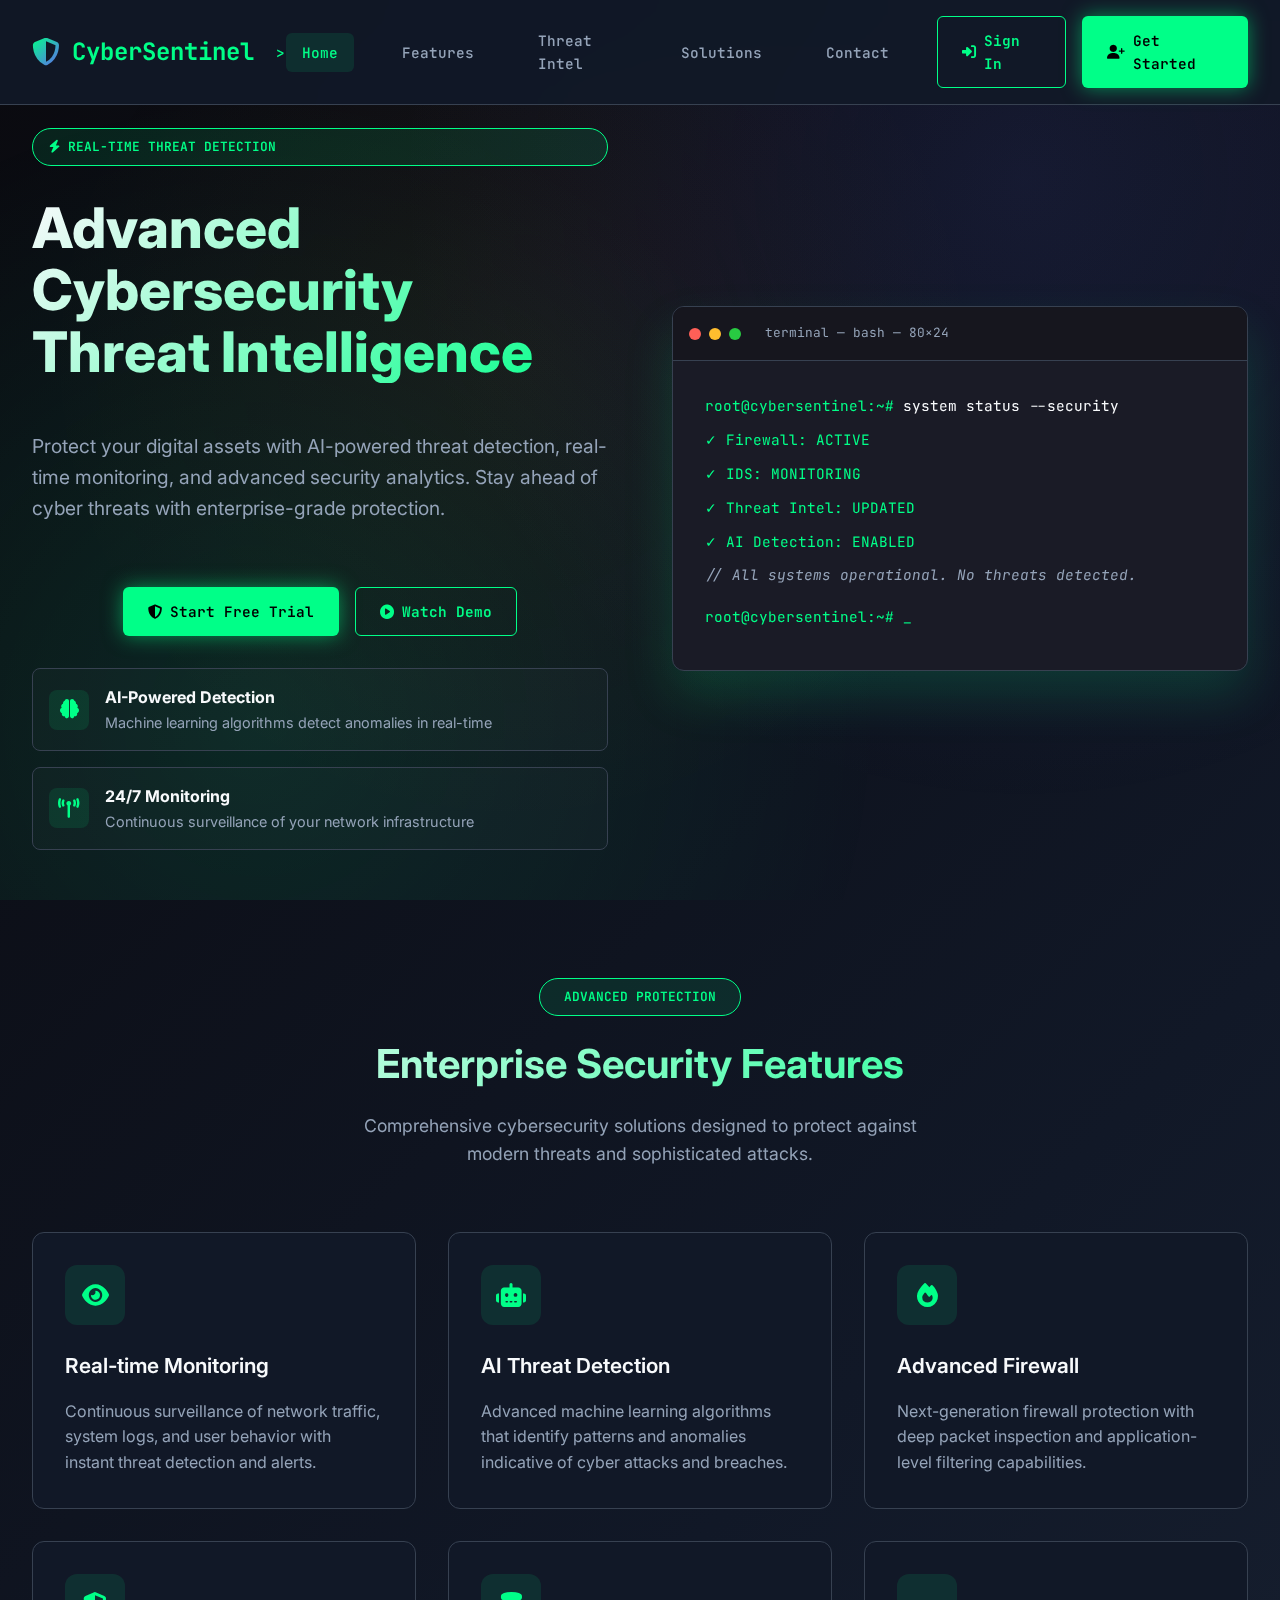
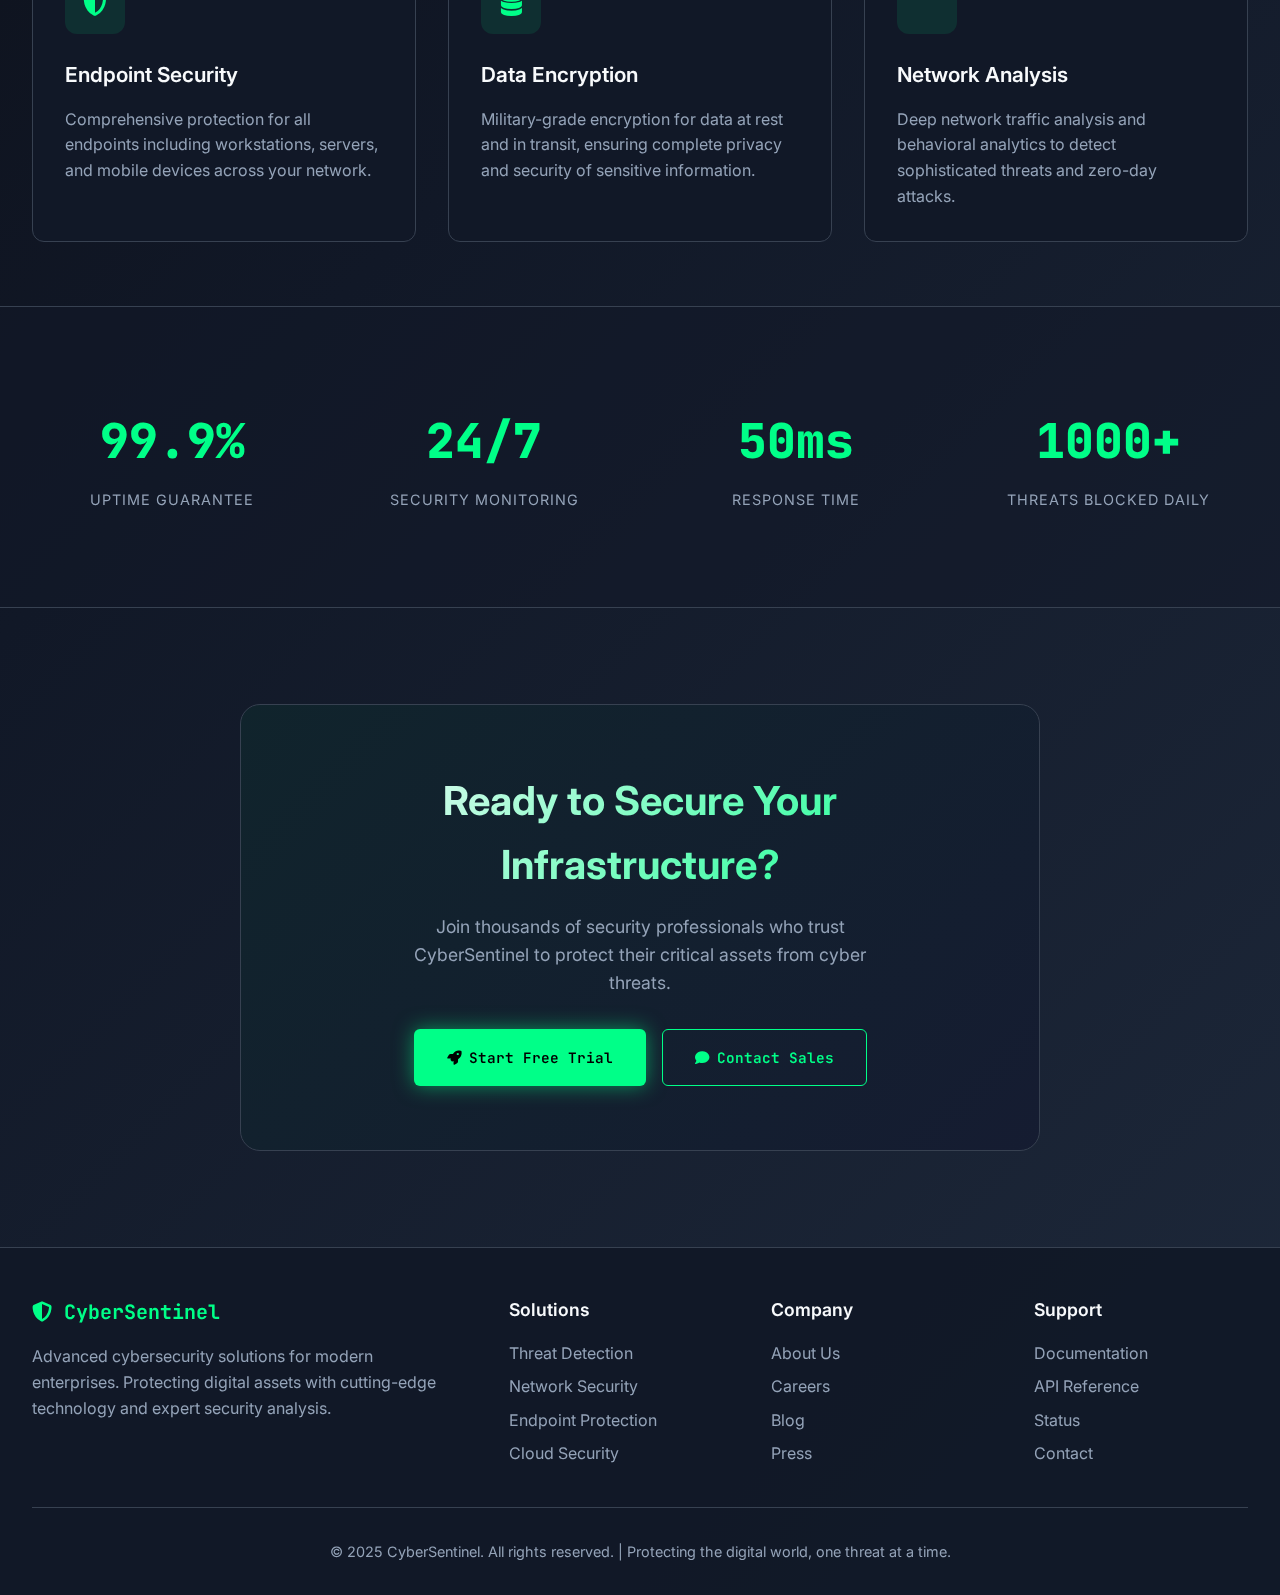
<file: templates/index.html>
<!DOCTYPE html>
<html lang="en" dir="ltr">
<head>
    <meta charset="UTF-8">
    <meta name="viewport" content="width=device-width, initial-scale=1.0">
    <title>CyberSentinel - Advanced Threat Detection</title>
    <link rel="stylesheet" href="https://cdnjs.cloudflare.com/ajax/libs/font-awesome/6.4.0/css/all.min.css">
    <link href="https://fonts.googleapis.com/css2?family=Inter:wght@300;400;500;600;700;800&family=JetBrains+Mono:wght@400;500;600&display=swap" rel="stylesheet">
    <style>
        :root {
            --primary: #00ff88;
            --primary-dark: #00cc6a;
            --primary-glow: rgba(0, 255, 136, 0.3);
            --secondary: #6366f1;
            --accent: #f59e0b;
            --danger: #ef4444;
            --warning: #f59e0b;
            --bg: #0a0a0f;
            --surface: #111827;
            --surface-alt: #1e293b;
            --surface-hover: #2d3748;
            --text: #f8fafc;
            --text-muted: #94a3b8;
            --text-code: #00ff88;
            --border: #374151;
            --border-glow: rgba(0, 255, 136, 0.5);
            --shadow-sm: 0 1px 2px rgba(0, 0, 0, 0.8);
            --shadow: 0 10px 30px rgba(0, 0, 0, 0.9);
            --shadow-lg: 0 25px 50px rgba(0, 255, 136, 0.15);
            --shadow-neon: 0 0 20px rgba(0, 255, 136, 0.5);
            --gradient: linear-gradient(135deg, #00ff88 0%, #6366f1 100%);
            --gradient-bg: linear-gradient(135deg, #0a0a0f 0%, #111827 50%, #1e293b 100%);
            --nav-height: 4.5rem;
        }

        * {
            margin: 0;
            padding: 0;
            box-sizing: border-box;
        }

        body {
            font-family: 'Inter', system-ui, -apple-system, sans-serif;
            background: var(--gradient-bg);
            color: var(--text);
            line-height: 1.6;
            min-height: 100vh;
            overflow-x: hidden;
            position: relative;
        }

        body::before {
            content: '';
            position: fixed;
            top: 0;
            left: 0;
            width: 100%;
            height: 100%;
            background: 
                radial-gradient(circle at 20% 80%, rgba(0, 255, 136, 0.1) 0%, transparent 50%),
                radial-gradient(circle at 80% 20%, rgba(99, 102, 241, 0.1) 0%, transparent 50%),
                radial-gradient(circle at 40% 40%, rgba(245, 158, 11, 0.05) 0%, transparent 50%);
            pointer-events: none;
            z-index: -1;
        }

        .cyber-container {
            min-height: 100vh;
            display: flex;
            flex-direction: column;
        }

        /* Navigation */
        .cyber-nav {
            background: rgba(17, 24, 39, 0.95);
            backdrop-filter: blur(20px);
            border-bottom: 1px solid var(--border);
            padding: 1rem 2rem;
            position: fixed;
            width: 100%;
            top: 0;
            z-index: 1000;
            transition: all 0.3s ease;
        }

        .cyber-nav.scrolled {
            background: rgba(17, 24, 39, 0.98);
            box-shadow: var(--shadow);
        }

        .nav-content {
            max-width: 1400px;
            margin: 0 auto;
            display: flex;
            justify-content: space-between;
            align-items: center;
            gap: 2rem;
        }

        .cyber-logo {
            display: flex;
            align-items: center;
            gap: 0.75rem;
            font-family: 'JetBrains Mono', monospace;
            font-size: 1.5rem;
            font-weight: 700;
            color: var(--primary);
            text-decoration: none;
            position: relative;
        }

        .cyber-logo::after {
            content: '';
            position: absolute;
            bottom: -2px;
            left: 0;
            width: 100%;
            height: 2px;
            background: var(--primary);
            transform: scaleX(0);
            transition: transform 0.3s ease;
        }

        .cyber-logo:hover::after {
            transform: scaleX(1);
        }

        .cyber-logo i {
            font-size: 1.75rem;
            background: var(--gradient);
            -webkit-background-clip: text;
            -webkit-text-fill-color: transparent;
        }

        .nav-links {
            display: flex;
            gap: 2rem;
            align-items: center;
        }

        .nav-link {
            color: var(--text-muted);
            font-weight: 500;
            text-decoration: none;
            padding: 0.5rem 1rem;
            border-radius: 6px;
            transition: all 0.3s ease;
            position: relative;
            font-family: 'JetBrains Mono', monospace;
            font-size: 0.9rem;
        }

        .nav-link:hover {
            color: var(--text);
            background: var(--surface-hover);
        }

        .nav-link.active {
            color: var(--primary);
            background: rgba(0, 255, 136, 0.1);
        }

        .nav-link.active::before {
            content: '>';
            position: absolute;
            left: -10px;
            color: var(--primary);
        }

        .nav-actions {
            display: flex;
            align-items: center;
            gap: 1rem;
        }

        .cyber-btn {
            display: inline-flex;
            align-items: center;
            gap: 0.5rem;
            padding: 0.75rem 1.5rem;
            border-radius: 6px;
            font-weight: 600;
            text-decoration: none;
            transition: all 0.3s ease;
            border: 1px solid transparent;
            font-family: 'JetBrains Mono', monospace;
            font-size: 0.9rem;
            cursor: pointer;
        }

        .btn-primary {
            background: var(--primary);
            color: #000;
            box-shadow: var(--shadow-neon);
        }

        .btn-primary:hover {
            background: var(--primary-dark);
            transform: translateY(-2px);
            box-shadow: var(--shadow-lg);
        }

        .btn-outline {
            border-color: var(--primary);
            color: var(--primary);
            background: transparent;
        }

        .btn-outline:hover {
            background: var(--primary);
            color: #000;
        }

        /* Hero Section */
        .cyber-hero {
            padding: 8rem 0 4rem;
            position: relative;
            overflow: hidden;
        }

        .hero-grid {
            max-width: 1400px;
            margin: 0 auto;
            padding: 0 2rem;
            display: grid;
            grid-template-columns: 1fr 1fr;
            gap: 4rem;
            align-items: center;
        }

        .hero-content {
            display: flex;
            flex-direction: column;
            gap: 2rem;
        }

        .hero-badge {
            display: inline-flex;
            align-items: center;
            gap: 0.5rem;
            padding: 0.5rem 1rem;
            background: rgba(0, 255, 136, 0.1);
            border: 1px solid var(--primary);
            border-radius: 20px;
            color: var(--primary);
            font-family: 'JetBrains Mono', monospace;
            font-size: 0.8rem;
            font-weight: 600;
        }

        .hero-title {
            font-size: 3.5rem;
            font-weight: 800;
            line-height: 1.1;
            background: linear-gradient(135deg, var(--text) 0%, var(--primary) 100%);
            -webkit-background-clip: text;
            -webkit-text-fill-color: transparent;
            margin-bottom: 1rem;
        }

        .hero-subtitle {
            font-size: 1.2rem;
            color: var(--text-muted);
            line-height: 1.6;
            margin-bottom: 2rem;
        }

        .hero-features {
            display: grid;
            gap: 1rem;
        }

        .feature-item {
            display: flex;
            align-items: center;
            gap: 1rem;
            padding: 1rem;
            background: rgba(255, 255, 255, 0.02);
            border: 1px solid var(--border);
            border-radius: 8px;
            transition: all 0.3s ease;
        }

        .feature-item:hover {
            border-color: var(--primary);
            background: rgba(0, 255, 136, 0.05);
        }

        .feature-icon {
            width: 40px;
            height: 40px;
            background: rgba(0, 255, 136, 0.1);
            border-radius: 8px;
            display: flex;
            align-items: center;
            justify-content: center;
            color: var(--primary);
            font-size: 1.2rem;
        }

        .hero-terminal {
            background: #1a1b26;
            border: 1px solid var(--border);
            border-radius: 12px;
            overflow: hidden;
            box-shadow: var(--shadow-lg);
            font-family: 'JetBrains Mono', monospace;
        }

        .terminal-header {
            background: #16161e;
            padding: 1rem;
            border-bottom: 1px solid var(--border);
            display: flex;
            align-items: center;
            gap: 0.5rem;
        }

        .terminal-dot {
            width: 12px;
            height: 12px;
            border-radius: 50%;
        }

        .dot-red { background: #ff5f57; }
        .dot-yellow { background: #ffbd2e; }
        .dot-green { background: #28ca42; }

        .terminal-content {
            padding: 2rem;
            font-size: 0.9rem;
            line-height: 1.8;
        }

        .terminal-line {
            margin-bottom: 0.5rem;
        }

        .prompt { color: var(--primary); }
        .command { color: var(--text); }
        .comment { color: var(--text-muted); font-style: italic; }
        .output { color: var(--text-code); }

        /* Sections */
        section {
            padding: 4rem 0;
        }

        .container {
            max-width: 1400px;
            margin: 0 auto;
            padding: 0 2rem;
        }

        .section-header {
            text-align: center;
            margin-bottom: 4rem;
        }

        .section-badge {
            display: inline-block;
            padding: 0.5rem 1.5rem;
            background: rgba(0, 255, 136, 0.1);
            border: 1px solid var(--primary);
            border-radius: 20px;
            color: var(--primary);
            font-family: 'JetBrains Mono', monospace;
            font-size: 0.8rem;
            font-weight: 600;
            margin-bottom: 1rem;
        }

        .section-title {
            font-size: 2.5rem;
            font-weight: 700;
            margin-bottom: 1rem;
            background: linear-gradient(135deg, var(--text) 0%, var(--primary) 100%);
            -webkit-background-clip: text;
            -webkit-text-fill-color: transparent;
        }

        .section-subtitle {
            font-size: 1.1rem;
            color: var(--text-muted);
            max-width: 600px;
            margin: 0 auto;
        }

        /* Features Grid */
        .features-grid {
            display: grid;
            grid-template-columns: repeat(auto-fit, minmax(300px, 1fr));
            gap: 2rem;
        }

        .feature-card {
            background: var(--surface);
            border: 1px solid var(--border);
            border-radius: 12px;
            padding: 2rem;
            transition: all 0.3s ease;
            position: relative;
            overflow: hidden;
        }

        .feature-card::before {
            content: '';
            position: absolute;
            top: 0;
            left: 0;
            width: 100%;
            height: 100%;
            background: linear-gradient(135deg, rgba(0, 255, 136, 0.05) 0%, transparent 100%);
            opacity: 0;
            transition: opacity 0.3s ease;
        }

        .feature-card:hover {
            border-color: var(--primary);
            transform: translateY(-5px);
            box-shadow: var(--shadow-lg);
        }

        .feature-card:hover::before {
            opacity: 1;
        }

        .feature-card-icon {
            width: 60px;
            height: 60px;
            background: rgba(0, 255, 136, 0.1);
            border-radius: 12px;
            display: flex;
            align-items: center;
            justify-content: center;
            color: var(--primary);
            font-size: 1.5rem;
            margin-bottom: 1.5rem;
        }

        .feature-card h3 {
            font-size: 1.3rem;
            font-weight: 600;
            margin-bottom: 1rem;
            color: var(--text);
        }

        .feature-card p {
            color: var(--text-muted);
            line-height: 1.6;
        }

        /* Stats Section */
        .cyber-stats {
            background: rgba(17, 24, 39, 0.5);
            border-top: 1px solid var(--border);
            border-bottom: 1px solid var(--border);
        }

        .stats-grid {
            display: grid;
            grid-template-columns: repeat(auto-fit, minmax(200px, 1fr));
            gap: 2rem;
        }

        .stat-card {
            text-align: center;
            padding: 2rem;
        }

        .stat-number {
            font-size: 3rem;
            font-weight: 800;
            color: var(--primary);
            margin-bottom: 0.5rem;
            font-family: 'JetBrains Mono', monospace;
        }

        .stat-label {
            color: var(--text-muted);
            font-size: 0.9rem;
            text-transform: uppercase;
            letter-spacing: 1px;
        }

        /* CTA Section */
        .cyber-cta {
            text-align: center;
            padding: 6rem 0;
        }

        .cta-card {
            background: var(--surface);
            border: 1px solid var(--border);
            border-radius: 20px;
            padding: 4rem;
            max-width: 800px;
            margin: 0 auto;
            position: relative;
            overflow: hidden;
        }

        .cta-card::before {
            content: '';
            position: absolute;
            top: 0;
            left: 0;
            width: 100%;
            height: 100%;
            background: linear-gradient(135deg, rgba(0, 255, 136, 0.05) 0%, rgba(99, 102, 241, 0.05) 100%);
        }

        .cta-content {
            position: relative;
            z-index: 2;
        }

        .cta-title {
            font-size: 2.5rem;
            font-weight: 700;
            margin-bottom: 1rem;
            background: linear-gradient(135deg, var(--text) 0%, var(--primary) 100%);
            -webkit-background-clip: text;
            -webkit-text-fill-color: transparent;
        }

        .cta-subtitle {
            font-size: 1.1rem;
            color: var(--text-muted);
            margin-bottom: 2rem;
            max-width: 500px;
            margin-left: auto;
            margin-right: auto;
        }

        .cta-buttons {
            display: flex;
            gap: 1rem;
            justify-content: center;
            flex-wrap: wrap;
        }

        /* Footer */
        .cyber-footer {
            background: rgba(17, 24, 39, 0.95);
            border-top: 1px solid var(--border);
            padding: 3rem 0 2rem;
        }

        .footer-content {
            display: grid;
            grid-template-columns: 2fr 1fr 1fr 1fr;
            gap: 3rem;
            margin-bottom: 2rem;
        }

        .footer-logo {
            display: flex;
            align-items: center;
            gap: 0.75rem;
            font-family: 'JetBrains Mono', monospace;
            font-size: 1.25rem;
            font-weight: 700;
            color: var(--primary);
            margin-bottom: 1rem;
        }

        .footer-description {
            color: var(--text-muted);
            line-height: 1.6;
        }

        .footer-section h3 {
            color: var(--text);
            margin-bottom: 1rem;
            font-size: 1.1rem;
            font-weight: 600;
        }

        .footer-links {
            list-style: none;
        }

        .footer-links li {
            margin-bottom: 0.5rem;
        }

        .footer-links a {
            color: var(--text-muted);
            text-decoration: none;
            transition: color 0.3s ease;
        }

        .footer-links a:hover {
            color: var(--primary);
        }

        .footer-bottom {
            text-align: center;
            padding-top: 2rem;
            border-top: 1px solid var(--border);
            color: var(--text-muted);
            font-size: 0.9rem;
        }

        /* Responsive */
        @media (max-width: 1024px) {
            .hero-grid {
                grid-template-columns: 1fr;
                text-align: center;
            }

            .footer-content {
                grid-template-columns: 1fr 1fr;
            }
        }

        @media (max-width: 768px) {
            .cyber-nav {
                padding: 1rem;
            }

            .nav-links {
                display: none;
            }

            .hero-title {
                font-size: 2.5rem;
            }

            .footer-content {
                grid-template-columns: 1fr;
            }

            .cta-card {
                padding: 2rem;
            }

            .cta-title {
                font-size: 2rem;
            }
        }
    </style>
</head>
<body>
    <div class="cyber-container">
        <!-- Navigation -->
        <nav class="cyber-nav" id="cyberNav">
            <div class="nav-content">
                <a href="#" class="cyber-logo">
                    <i class="fas fa-shield-alt"></i>
                    CyberSentinel
                </a>
                
                <div class="nav-links">
                    <a href="#home" class="nav-link active">Home</a>
                    <a href="#features" class="nav-link">Features</a>
                    <a href="#threats" class="nav-link">Threat Intel</a>
                    <a href="#solutions" class="nav-link">Solutions</a>
                    <a href="#contact" class="nav-link">Contact</a>
                </div>

                <div class="nav-actions">
                    <a href="login" class="cyber-btn btn-outline">
                        <i class="fas fa-sign-in-alt"></i>
                        Sign In
                    </a>
                    <a href="register.html" class="cyber-btn btn-primary">
                        <i class="fas fa-user-plus"></i>
                        Get Started
                    </a>
                </div>
            </div>
        </nav>

        <!-- Hero Section -->
        <section class="cyber-hero" id="home">
            <div class="hero-grid">
                <div class="hero-content">
                    <span class="hero-badge">
                        <i class="fas fa-bolt"></i>
                        REAL-TIME THREAT DETECTION
                    </span>
                    
                    <h1 class="hero-title">
                        Advanced Cybersecurity
                        <span style="display: block; color: var(--primary);">Threat Intelligence</span>
                    </h1>
                    
                    <p class="hero-subtitle">
                        Protect your digital assets with AI-powered threat detection, 
                        real-time monitoring, and advanced security analytics. 
                        Stay ahead of cyber threats with enterprise-grade protection.
                    </p>

                    <div class="cta-buttons">
                        <a href="register.html" class="cyber-btn btn-primary">
                            <i class="fas fa-shield-alt"></i>
                            Start Free Trial
                        </a>
                        <a href="#features" class="cyber-btn btn-outline">
                            <i class="fas fa-play-circle"></i>
                            Watch Demo
                        </a>
                    </div>

                    <div class="hero-features">
                        <div class="feature-item">
                            <div class="feature-icon">
                                <i class="fas fa-brain"></i>
                            </div>
                            <div>
                                <strong>AI-Powered Detection</strong>
                                <div style="color: var(--text-muted); font-size: 0.9rem;">
                                    Machine learning algorithms detect anomalies in real-time
                                </div>
                            </div>
                        </div>
                        <div class="feature-item">
                            <div class="feature-icon">
                                <i class="fas fa-broadcast-tower"></i>
                            </div>
                            <div>
                                <strong>24/7 Monitoring</strong>
                                <div style="color: var(--text-muted); font-size: 0.9rem;">
                                    Continuous surveillance of your network infrastructure
                                </div>
                            </div>
                        </div>
                    </div>
                </div>

                <div class="hero-terminal">
                    <div class="terminal-header">
                        <div class="terminal-dot dot-red"></div>
                        <div class="terminal-dot dot-yellow"></div>
                        <div class="terminal-dot dot-green"></div>
                        <span style="margin-left: 1rem; color: var(--text-muted); font-size: 0.8rem;">
                            terminal — bash — 80×24
                        </span>
                    </div>
                    <div class="terminal-content">
                        <div class="terminal-line">
                            <span class="prompt">root@cybersentinel:~#</span>
                            <span class="command"> system status --security</span>
                        </div>
                        <div class="terminal-line">
                            <span class="output">✓ Firewall: ACTIVE</span>
                        </div>
                        <div class="terminal-line">
                            <span class="output">✓ IDS: MONITORING</span>
                        </div>
                        <div class="terminal-line">
                            <span class="output">✓ Threat Intel: UPDATED</span>
                        </div>
                        <div class="terminal-line">
                            <span class="output">✓ AI Detection: ENABLED</span>
                        </div>
                        <div class="terminal-line">
                            <span class="comment">// All systems operational. No threats detected.</span>
                        </div>
                        <div class="terminal-line" style="margin-top: 1rem;">
                            <span class="prompt">root@cybersentinel:~#</span>
                            <span class="command" style="color: var(--primary);"> _</span>
                        </div>
                    </div>
                </div>
            </div>
        </section>

        <!-- Features Section -->
        <section id="features">
            <div class="container">
                <div class="section-header">
                    <span class="section-badge">ADVANCED PROTECTION</span>
                    <h2 class="section-title">Enterprise Security Features</h2>
                    <p class="section-subtitle">
                        Comprehensive cybersecurity solutions designed to protect against 
                        modern threats and sophisticated attacks.
                    </p>
                </div>

                <div class="features-grid">
                    <div class="feature-card">
                        <div class="feature-card-icon">
                            <i class="fas fa-eye"></i>
                        </div>
                        <h3>Real-time Monitoring</h3>
                        <p>
                            Continuous surveillance of network traffic, system logs, 
                            and user behavior with instant threat detection and alerts.
                        </p>
                    </div>

                    <div class="feature-card">
                        <div class="feature-card-icon">
                            <i class="fas fa-robot"></i>
                        </div>
                        <h3>AI Threat Detection</h3>
                        <p>
                            Advanced machine learning algorithms that identify patterns 
                            and anomalies indicative of cyber attacks and breaches.
                        </p>
                    </div>

                    <div class="feature-card">
                        <div class="feature-card-icon">
                            <i class="fas fa-fire"></i>
                        </div>
                        <h3>Advanced Firewall</h3>
                        <p>
                            Next-generation firewall protection with deep packet inspection 
                            and application-level filtering capabilities.
                        </p>
                    </div>

                    <div class="feature-card">
                        <div class="feature-card-icon">
                            <i class="fas fa-shield-alt"></i>
                        </div>
                        <h3>Endpoint Security</h3>
                        <p>
                            Comprehensive protection for all endpoints including 
                            workstations, servers, and mobile devices across your network.
                        </p>
                    </div>

                    <div class="feature-card">
                        <div class="feature-card-icon">
                            <i class="fas fa-database"></i>
                        </div>
                        <h3>Data Encryption</h3>
                        <p>
                            Military-grade encryption for data at rest and in transit, 
                            ensuring complete privacy and security of sensitive information.
                        </p>
                    </div>

                    <div class="feature-card">
                        <div class="feature-card-icon">
                            <i class="fas fa-chart-network"></i>
                        </div>
                        <h3>Network Analysis</h3>
                        <p>
                            Deep network traffic analysis and behavioral analytics 
                            to detect sophisticated threats and zero-day attacks.
                        </p>
                    </div>
                </div>
            </div>
        </section>

        <!-- Stats Section -->
        <section class="cyber-stats">
            <div class="container">
                <div class="stats-grid">
                    <div class="stat-card">
                        <div class="stat-number">99.9%</div>
                        <div class="stat-label">Uptime Guarantee</div>
                    </div>
                    <div class="stat-card">
                        <div class="stat-number">24/7</div>
                        <div class="stat-label">Security Monitoring</div>
                    </div>
                    <div class="stat-card">
                        <div class="stat-number">50ms</div>
                        <div class="stat-label">Response Time</div>
                    </div>
                    <div class="stat-card">
                        <div class="stat-number">1000+</div>
                        <div class="stat-label">Threats Blocked Daily</div>
                    </div>
                </div>
            </div>
        </section>

        <!-- CTA Section -->
        <section class="cyber-cta">
            <div class="cta-card">
                <div class="cta-content">
                    <h2 class="cta-title">Ready to Secure Your Infrastructure?</h2>
                    <p class="cta-subtitle">
                        Join thousands of security professionals who trust CyberSentinel 
                        to protect their critical assets from cyber threats.
                    </p>
                    <div class="cta-buttons">
                        <a href="register.html" class="cyber-btn btn-primary" style="padding: 1rem 2rem;">
                            <i class="fas fa-rocket"></i>
                            Start Free Trial
                        </a>
                        <a href="contact.html" class="cyber-btn btn-outline" style="padding: 1rem 2rem;">
                            <i class="fas fa-comment"></i>
                            Contact Sales
                        </a>
                    </div>
                </div>
            </div>
        </section>

        <!-- Footer -->
        <footer class="cyber-footer">
            <div class="container">
                <div class="footer-content">
                    <div class="footer-info">
                        <div class="footer-logo">
                            <i class="fas fa-shield-alt"></i>
                            CyberSentinel
                        </div>
                        <p class="footer-description">
                            Advanced cybersecurity solutions for modern enterprises. 
                            Protecting digital assets with cutting-edge technology 
                            and expert security analysis.
                        </p>
                    </div>

                    <div class="footer-section">
                        <h3>Solutions</h3>
                        <ul class="footer-links">
                            <li><a href="#">Threat Detection</a></li>
                            <li><a href="#">Network Security</a></li>
                            <li><a href="#">Endpoint Protection</a></li>
                            <li><a href="#">Cloud Security</a></li>
                        </ul>
                    </div>

                    <div class="footer-section">
                        <h3>Company</h3>
                        <ul class="footer-links">
                            <li><a href="#">About Us</a></li>
                            <li><a href="#">Careers</a></li>
                            <li><a href="#">Blog</a></li>
                            <li><a href="#">Press</a></li>
                        </ul>
                    </div>

                    <div class="footer-section">
                        <h3>Support</h3>
                        <ul class="footer-links">
                            <li><a href="#">Documentation</a></li>
                            <li><a href="#">API Reference</a></li>
                            <li><a href="#">Status</a></li>
                            <li><a href="#">Contact</a></li>
                        </ul>
                    </div>
                </div>

                <div class="footer-bottom">
                    <p>&copy; 2025 CyberSentinel. All rights reserved. | Protecting the digital world, one threat at a time.</p>
                </div>
            </div>
        </footer>
    </div>

    <script>
        // Navbar scroll effect
        window.addEventListener('scroll', function() {
            const navbar = document.getElementById('cyberNav');
            if (window.scrollY > 50) {
                navbar.classList.add('scrolled');
            } else {
                navbar.classList.remove('scrolled');
            }
        });

        // Smooth scrolling for navigation links
        document.querySelectorAll('a[href^="#"]').forEach(anchor => {
            anchor.addEventListener('click', function (e) {
                e.preventDefault();
                const target = document.querySelector(this.getAttribute('href'));
                if (target) {
                    target.scrollIntoView({
                        behavior: 'smooth',
                        block: 'start'
                    });
                }
            });
        });
    </script>
</body>
</html>
</file>
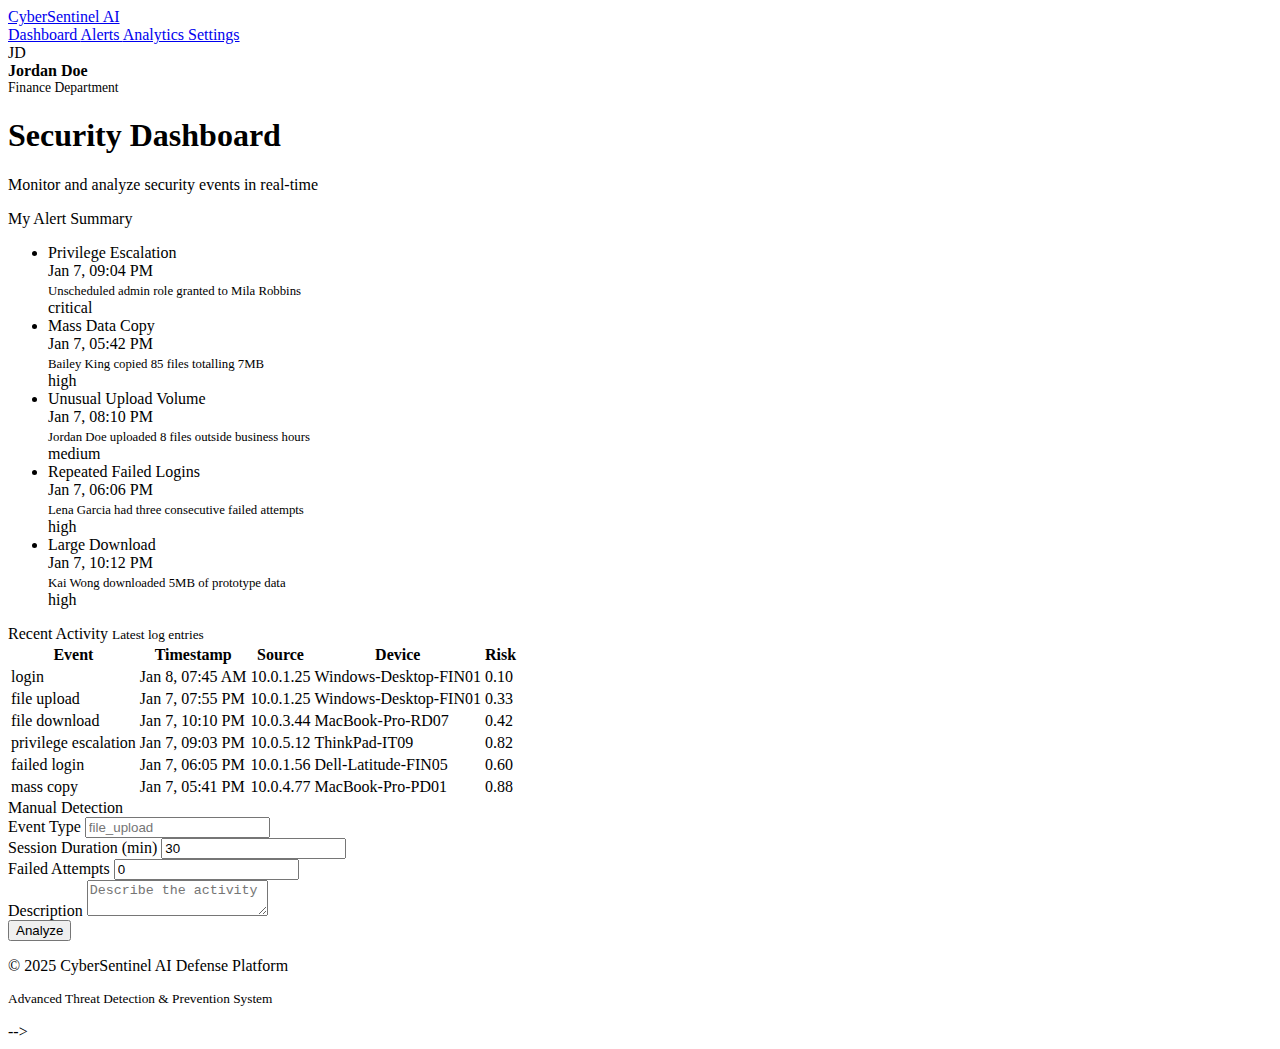
<file: test/base.html>
<!-- <!DOCTYPE html>
<html lang="en" dir="ltr">
<head>
    <meta charset="UTF-8">
    <meta name="viewport" content="width=device-width, initial-scale=1.0">
    <title>CyberSentinel AI - Advanced Threat Detection</title>
    <link rel="stylesheet" href="https://cdnjs.cloudflare.com/ajax/libs/font-awesome/6.4.0/css/all.min.css">
    <link href="https://fonts.googleapis.com/css2?family=Inter:wght@300;400;500;600;700;800&family=JetBrains+Mono:wght@400;500;600&display=swap" rel="stylesheet">
    <style>
        :root {
            --primary: #00ff88;
            --primary-dark: #00cc6a;
            --primary-glow: rgba(0, 255, 136, 0.3);
            --secondary: #6366f1;
            --accent: #f59e0b;
            --danger: #ef4444;
            --warning: #f59e0b;
            --success: #00ff88;
            --bg: #0a0a0f;
            --surface: #111827;
            --surface-alt: #1e293b;
            --surface-hover: #2d3748;
            --text: #f8fafc;
            --text-muted: #94a3b8;
            --text-code: #00ff88;
            --border: #374151;
            --border-glow: rgba(0, 255, 136, 0.5);
            --shadow-sm: 0 1px 2px rgba(0, 0, 0, 0.8);
            --shadow: 0 10px 30px rgba(0, 0, 0, 0.9);
            --shadow-lg: 0 25px 50px rgba(0, 255, 136, 0.15);
            --shadow-neon: 0 0 20px rgba(0, 255, 136, 0.5);
            --gradient: linear-gradient(135deg, #00ff88 0%, #6366f1 100%);
            --gradient-bg: linear-gradient(135deg, #0a0a0f 0%, #111827 50%, #1e293b 100%);
            --nav-height: 4.5rem;
        }

        * {
            margin: 0;
            padding: 0;
            box-sizing: border-box;
        }

        body {
            font-family: 'Inter', system-ui, -apple-system, sans-serif;
            background: var(--gradient-bg);
            color: var(--text);
            line-height: 1.6;
            min-height: 100vh;
            overflow-x: hidden;
            position: relative;
        }

        body::before {
            content: '';
            position: fixed;
            top: 0;
            left: 0;
            width: 100%;
            height: 100%;
            background: 
                radial-gradient(circle at 20% 80%, rgba(0, 255, 136, 0.1) 0%, transparent 50%),
                radial-gradient(circle at 80% 20%, rgba(99, 102, 241, 0.1) 0%, transparent 50%),
                radial-gradient(circle at 40% 40%, rgba(245, 158, 11, 0.05) 0%, transparent 50%);
            pointer-events: none;
            z-index: -1;
        }

        .cyber-container {
            min-height: 100vh;
            display: flex;
            flex-direction: column;
        }

        /* Navigation */
        .cyber-nav {
            background: rgba(17, 24, 39, 0.95);
            backdrop-filter: blur(20px);
            border-bottom: 1px solid var(--border);
            padding: 1rem 2rem;
            position: fixed;
            width: 100%;
            top: 0;
            z-index: 1000;
            transition: all 0.3s ease;
        }

        .cyber-nav.scrolled {
            background: rgba(17, 24, 39, 0.98);
            box-shadow: var(--shadow);
        }

        .nav-content {
            max-width: 1400px;
            margin: 0 auto;
            display: flex;
            justify-content: space-between;
            align-items: center;
            gap: 2rem;
        }

        .cyber-logo {
            display: flex;
            align-items: center;
            gap: 0.75rem;
            font-family: 'JetBrains Mono', monospace;
            font-size: 1.5rem;
            font-weight: 700;
            color: var(--primary);
            text-decoration: none;
            position: relative;
        }

        .nav-links {
            display: flex;
            gap: 2rem;
            align-items: center;
        }

        .nav-link {
            color: var(--text-muted);
            font-weight: 500;
            text-decoration: none;
            padding: 0.5rem 1rem;
            border-radius: 6px;
            transition: all 0.3s ease;
            position: relative;
            font-family: 'JetBrains Mono', monospace;
            font-size: 0.9rem;
        }

        .nav-link:hover {
            color: var(--text);
            background: var(--surface-hover);
        }

        .nav-link.active {
            color: var(--primary);
            background: rgba(0, 255, 136, 0.1);
        }

        .user-info {
            display: flex;
            align-items: center;
            gap: 1rem;
            color: var(--text-muted);
        }

        .user-avatar {
            width: 40px;
            height: 40px;
            border-radius: 50%;
            background: var(--gradient);
            display: flex;
            align-items: center;
            justify-content: center;
            color: #000;
            font-weight: 600;
        }

        /* Main Content */
        .main-content {
            margin-top: var(--nav-height);
            padding: 2rem;
            max-width: 1400px;
            margin-left: auto;
            margin-right: auto;
            width: 100%;
        }

        .dashboard-header {
            margin-bottom: 2rem;
        }

        .dashboard-title {
            font-size: 2rem;
            font-weight: 700;
            margin-bottom: 0.5rem;
            background: linear-gradient(135deg, var(--text) 0%, var(--primary) 100%);
            -webkit-background-clip: text;
            -webkit-text-fill-color: transparent;
        }

        .dashboard-subtitle {
            color: var(--text-muted);
            font-size: 1.1rem;
        }

        /* Cards */
        .card {
            background: var(--surface);
            border: 1px solid var(--border);
            border-radius: 12px;
            transition: all 0.3s ease;
            position: relative;
            overflow: hidden;
        }

        .card::before {
            content: '';
            position: absolute;
            top: 0;
            left: 0;
            width: 100%;
            height: 100%;
            background: linear-gradient(135deg, rgba(0, 255, 136, 0.05) 0%, transparent 100%);
            opacity: 0;
            transition: opacity 0.3s ease;
        }

        .card:hover {
            border-color: var(--primary);
            transform: translateY(-2px);
            box-shadow: var(--shadow-lg);
        }

        .card:hover::before {
            opacity: 1;
        }

        .card-header {
            background: rgba(30, 41, 59, 0.5);
            border-bottom: 1px solid var(--border);
            padding: 1.25rem 1.5rem;
            font-weight: 600;
            color: var(--text);
            display: flex;
            align-items: center;
            gap: 0.75rem;
        }

        .card-header i {
            color: var(--primary);
        }

        .card-body {
            padding: 1.5rem;
        }

        /* Grid Layout */
        .dashboard-grid {
            display: grid;
            grid-template-columns: 1fr 2fr;
            gap: 2rem;
            margin-bottom: 2rem;
        }

        @media (max-width: 1024px) {
            .dashboard-grid {
                grid-template-columns: 1fr;
            }
        }

        /* Alert List */
        .alert-list {
            list-style: none;
        }

        .alert-item {
            display: flex;
            justify-content: space-between;
            align-items: flex-start;
            padding: 1rem;
            border-bottom: 1px solid var(--border);
            transition: background 0.3s ease;
        }

        .alert-item:hover {
            background: var(--surface-hover);
        }

        .alert-item:last-child {
            border-bottom: none;
        }

        .alert-content {
            flex: 1;
        }

        .alert-title {
            font-weight: 600;
            margin-bottom: 0.25rem;
            color: var(--text);
        }

        .alert-time {
            color: var(--text-muted);
            font-size: 0.85rem;
        }

        .alert-badge {
            padding: 0.25rem 0.75rem;
            border-radius: 20px;
            font-size: 0.75rem;
            font-weight: 600;
            text-transform: uppercase;
        }

        .badge-low { background: rgba(0, 255, 136, 0.2); color: var(--success); }
        .badge-medium { background: rgba(245, 158, 11, 0.2); color: var(--warning); }
        .badge-high { background: rgba(239, 68, 68, 0.2); color: var(--danger); }
        .badge-critical { background: rgba(239, 68, 68, 0.4); color: #fff; }

        /* Activity Table */
        .table-container {
            overflow-x: auto;
        }

        .activity-table {
            width: 100%;
            border-collapse: collapse;
        }

        .activity-table th {
            background: rgba(30, 41, 59, 0.5);
            padding: 1rem;
            text-align: left;
            font-weight: 600;
            color: var(--text-muted);
            border-bottom: 1px solid var(--border);
            font-family: 'JetBrains Mono', monospace;
            font-size: 0.85rem;
        }

        .activity-table td {
            padding: 1rem;
            border-bottom: 1px solid var(--border);
            color: var(--text);
        }

        .activity-table tr:hover {
            background: var(--surface-hover);
        }

        .risk-score {
            font-family: 'JetBrains Mono', monospace;
            font-weight: 600;
        }

        .risk-low { color: var(--success); }
        .risk-medium { color: var(--warning); }
        .risk-high { color: var(--danger); }
        .risk-critical { color: var(--danger); font-weight: 800; }

        /* Manual Detection Form */
        .detection-form {
            background: var(--surface);
            border: 1px solid var(--border);
            border-radius: 12px;
            padding: 2rem;
        }

        .form-grid {
            display: grid;
            grid-template-columns: repeat(auto-fit, minmax(250px, 1fr));
            gap: 1.5rem;
            margin-bottom: 1.5rem;
        }

        .form-group {
            display: flex;
            flex-direction: column;
            gap: 0.5rem;
        }

        .form-label {
            font-weight: 600;
            color: var(--text);
            font-size: 0.9rem;
        }

        .form-control {
            background: rgba(30, 41, 59, 0.5);
            border: 1px solid var(--border);
            border-radius: 6px;
            padding: 0.75rem 1rem;
            color: var(--text);
            font-family: 'Inter', sans-serif;
            transition: all 0.3s ease;
        }

        .form-control:focus {
            outline: none;
            border-color: var(--primary);
            box-shadow: 0 0 0 2px var(--primary-glow);
        }

        textarea.form-control {
            resize: vertical;
            min-height: 80px;
        }

        .form-actions {
            display: flex;
            justify-content: flex-end;
            gap: 1rem;
        }

        /* Buttons */
        .btn {
            display: inline-flex;
            align-items: center;
            gap: 0.5rem;
            padding: 0.75rem 1.5rem;
            border-radius: 6px;
            font-weight: 600;
            text-decoration: none;
            transition: all 0.3s ease;
            border: 1px solid transparent;
            font-family: 'JetBrains Mono', monospace;
            font-size: 0.9rem;
            cursor: pointer;
        }

        .btn-primary {
            background: var(--primary);
            color: #000;
            box-shadow: var(--shadow-neon);
        }

        .btn-primary:hover {
            background: var(--primary-dark);
            transform: translateY(-2px);
            box-shadow: var(--shadow-lg);
        }

        .btn-outline {
            border-color: var(--primary);
            color: var(--primary);
            background: transparent;
        }

        .btn-outline:hover {
            background: var(--primary);
            color: #000;
        }

        /* Results Section */
        .results-container {
            margin-top: 1.5rem;
            padding: 1.5rem;
            background: rgba(30, 41, 59, 0.5);
            border-radius: 8px;
            border: 1px solid var(--border);
        }

        .result-item {
            display: flex;
            justify-content: space-between;
            align-items: center;
            padding: 1rem;
            margin-bottom: 0.5rem;
            background: var(--surface);
            border-radius: 6px;
            border-left: 4px solid var(--primary);
        }

        .result-info {
            flex: 1;
        }

        .result-title {
            font-weight: 600;
            margin-bottom: 0.25rem;
        }

        .result-description {
            color: var(--text-muted);
            font-size: 0.9rem;
        }

        .result-risk {
            font-family: 'JetBrains Mono', monospace;
            font-weight: 600;
            padding: 0.5rem 1rem;
            border-radius: 20px;
        }

        .result-risk.low { background: rgba(0, 255, 136, 0.2); color: var(--success); }
        .result-risk.medium { background: rgba(245, 158, 11, 0.2); color: var(--warning); }
        .result-risk.high { background: rgba(239, 68, 68, 0.2); color: var(--danger); }
        .result-risk.critical { background: rgba(239, 68, 68, 0.4); color: #fff; }

        /* Empty States */
        .empty-state {
            text-align: center;
            padding: 3rem 2rem;
            color: var(--text-muted);
        }

        .empty-state i {
            font-size: 3rem;
            margin-bottom: 1rem;
            opacity: 0.5;
        }

        /* Flash Messages */
        .flash-messages {
            position: fixed;
            top: 100px;
            right: 2rem;
            z-index: 1050;
            max-width: 400px;
        }

        .flash-alert {
            background: var(--surface);
            border: 1px solid var(--border);
            border-radius: 8px;
            padding: 1rem 1.5rem;
            margin-bottom: 1rem;
            box-shadow: var(--shadow-lg);
            border-left: 4px solid var(--primary);
            animation: slideInRight 0.3s ease;
        }

        @keyframes slideInRight {
            from {
                opacity: 0;
                transform: translateX(100%);
            }
            to {
                opacity: 1;
                transform: translateX(0);
            }
        }

        /* Footer */
        .cyber-footer {
            background: rgba(17, 24, 39, 0.95);
            border-top: 1px solid var(--border);
            padding: 2rem 0;
            margin-top: auto;
        }

        .footer-content {
            max-width: 1400px;
            margin: 0 auto;
            padding: 0 2rem;
            text-align: center;
            color: var(--text-muted);
        }

        .footer-content p {
            margin-bottom: 0.5rem;
        }

        /* Responsive */
        @media (max-width: 768px) {
            .cyber-nav {
                padding: 1rem;
            }

            .nav-links {
                display: none;
            }

            .main-content {
                padding: 1rem;
            }

            .form-grid {
                grid-template-columns: 1fr;
            }

            .form-actions {
                flex-direction: column;
            }

            .btn {
                width: 100%;
                justify-content: center;
            }

            .flash-messages {
                right: 1rem;
                left: 1rem;
                max-width: none;
            }
        }
    </style>
</head>
<body>
    <div class="cyber-container">
        <!-- Navigation -->
        <nav class="cyber-nav" id="cyberNav">
            <div class="nav-content">
                <a href="#" class="cyber-logo">
                    <i class="fas fa-shield-alt"></i>
                    CyberSentinel AI
                </a>
                
                <div class="nav-links">
                    <a href="#" class="nav-link active">
                        <i class="fas fa-tachometer-alt"></i>
                        Dashboard
                    </a>
                    <a href="#" class="nav-link">
                        <i class="fas fa-bell"></i>
                        Alerts
                    </a>
                    <a href="#" class="nav-link">
                        <i class="fas fa-chart-bar"></i>
                        Analytics
                    </a>
                    <a href="#" class="nav-link">
                        <i class="fas fa-cog"></i>
                        Settings
                    </a>
                </div>

                <div class="user-info">
                    <div class="user-avatar">JD</div>
                    <div>
                        <div style="font-weight: 600; color: var(--text);">Jordan Doe</div>
                        <div style="font-size: 0.85rem;">Finance Department</div>
                    </div>
                </div>
            </div>
        </nav>

        <!-- Flash Messages -->
        <div class="flash-messages" id="flashMessages">
            <!-- Flash messages will appear here -->
        </div>

        <!-- Main Content -->
        <main class="main-content">
            <div class="dashboard-header">
                <h1 class="dashboard-title">Security Dashboard</h1>
                <p class="dashboard-subtitle">Monitor and analyze security events in real-time</p>
            </div>

            <!-- Dashboard Grid -->
            <div class="dashboard-grid">
                <!-- Alert Summary -->
                <div class="card">
                    <div class="card-header">
                        <i class="fas fa-shield"></i>
                        My Alert Summary
                    </div>
                    <div class="card-body">
                        <ul class="alert-list" id="alertList">
                            <!-- Alerts will be populated by JavaScript -->
                        </ul>
                    </div>
                </div>

                <!-- Recent Activity -->
                <div class="card">
                    <div class="card-header" style="justify-content: space-between;">
                        <span>
                            <i class="fas fa-terminal"></i>
                            Recent Activity
                        </span>
                        <small style="color: var(--text-muted);">Latest log entries</small>
                    </div>
                    <div class="card-body">
                        <div class="table-container">
                            <table class="activity-table" id="activityTable">
                                <thead>
                                    <tr>
                                        <th>Event</th>
                                        <th>Timestamp</th>
                                        <th>Source</th>
                                        <th>Device</th>
                                        <th>Risk</th>
                                    </tr>
                                </thead>
                                <tbody id="activityTableBody">
                                    <!-- Activities will be populated by JavaScript -->
                                </tbody>
                            </table>
                        </div>
                    </div>
                </div>
            </div>

            <!-- Manual Detection Section -->
            <section>
                <div class="card">
                    <div class="card-header">
                        <i class="fas fa-robot"></i>
                        Manual Detection
                    </div>
                    <div class="card-body">
                        <form id="manual-detect-form" class="detection-form">
                            <div class="form-grid">
                                <div class="form-group">
                                    <label class="form-label" for="eventType">Event Type</label>
                                    <input class="form-control" id="eventType" name="event_type" placeholder="file_upload" required>
                                </div>
                                <div class="form-group">
                                    <label class="form-label" for="sessionDuration">Session Duration (min)</label>
                                    <input class="form-control" id="sessionDuration" name="session_duration" type="number" min="0" value="30">
                                </div>
                                <div class="form-group">
                                    <label class="form-label" for="failedAttempts">Failed Attempts</label>
                                    <input class="form-control" id="failedAttempts" name="failed_attempts" type="number" min="0" value="0">
                                </div>
                            </div>
                            <div class="form-group">
                                <label class="form-label" for="description">Description</label>
                                <textarea class="form-control" id="description" name="description" rows="2" placeholder="Describe the activity"></textarea>
                            </div>
                            <div class="form-actions">
                                <button type="submit" class="btn btn-primary">
                                    <i class="fas fa-wave-square"></i>
                                    Analyze
                                </button>
                            </div>
                        </form>
                        <div class="results-container" id="manual-detect-result" style="display: none;">
                            <!-- Results will be populated by JavaScript -->
                        </div>
                    </div>
                </div>
            </section>
        </main>

        <!-- Footer -->
        <footer class="cyber-footer">
            <div class="footer-content">
                <p>&copy; 2025 CyberSentinel AI Defense Platform</p>
                <p><small>Advanced Threat Detection & Prevention System</small></p>
            </div>
        </footer>
    </div>

    <script>
        // Real data from your database
        const alertsData = [
            {
                alert_type: "Privilege Escalation",
                created_at: "2025-01-07 21:04:00",
                risk_level: "critical",
                description: "Unscheduled admin role granted to Mila Robbins"
            },
            {
                alert_type: "Mass Data Copy",
                created_at: "2025-01-07 17:42:00",
                risk_level: "high",
                description: "Bailey King copied 85 files totalling 7MB"
            },
            {
                alert_type: "Unusual Upload Volume",
                created_at: "2025-01-07 20:10:00",
                risk_level: "medium",
                description: "Jordan Doe uploaded 8 files outside business hours"
            },
            {
                alert_type: "Repeated Failed Logins",
                created_at: "2025-01-07 18:06:00",
                risk_level: "high",
                description: "Lena Garcia had three consecutive failed attempts"
            },
            {
                alert_type: "Large Download",
                created_at: "2025-01-07 22:12:00",
                risk_level: "high",
                description: "Kai Wong downloaded 5MB of prototype data"
            }
        ];

        const activitiesData = [
            {
                event_type: "login",
                timestamp: "2025-01-08 07:45:00",
                source_ip: "10.0.1.25",
                device: "Windows-Desktop-FIN01",
                risk_score: 0.10
            },
            {
                event_type: "file_upload",
                timestamp: "2025-01-07 19:55:00",
                source_ip: "10.0.1.25",
                device: "Windows-Desktop-FIN01",
                risk_score: 0.33
            },
            {
                event_type: "file_download",
                timestamp: "2025-01-07 22:10:00",
                source_ip: "10.0.3.44",
                device: "MacBook-Pro-RD07",
                risk_score: 0.42
            },
            {
                event_type: "privilege_escalation",
                timestamp: "2025-01-07 21:03:00",
                source_ip: "10.0.5.12",
                device: "ThinkPad-IT09",
                risk_score: 0.82
            },
            {
                event_type: "failed_login",
                timestamp: "2025-01-07 18:05:00",
                source_ip: "10.0.1.56",
                device: "Dell-Latitude-FIN05",
                risk_score: 0.60
            },
            {
                event_type: "mass_copy",
                timestamp: "2025-01-07 17:41:00",
                source_ip: "10.0.4.77",
                device: "MacBook-Pro-PD01",
                risk_score: 0.88
            }
        ];

        // Function to populate alerts
        function populateAlerts() {
            const alertList = document.getElementById('alertList');
            
            if (alertsData.length === 0) {
                alertList.innerHTML = `
                    <div class="empty-state">
                        <i class="fas fa-shield-check"></i>
                        <p>No alerts triggered for your account.</p>
                    </div>
                `;
                return;
            }

            alertList.innerHTML = alertsData.map(alert => `
                <li class="alert-item">
                    <div class="alert-content">
                        <div class="alert-title">${alert.alert_type}</div>
                        <div class="alert-time">${formatDateTime(alert.created_at)}</div>
                        <div style="color: var(--text-muted); font-size: 0.8rem; margin-top: 0.25rem;">
                            ${alert.description}
                        </div>
                    </div>
                    <span class="alert-badge badge-${alert.risk_level}">${alert.risk_level}</span>
                </li>
            `).join('');
        }

        // Function to populate activities
        function populateActivities() {
            const activityTableBody = document.getElementById('activityTableBody');
            
            if (activitiesData.length === 0) {
                activityTableBody.innerHTML = `
                    <tr>
                        <td colspan="5" class="text-center text-muted">No activity recorded.</td>
                    </tr>
                `;
                return;
            }

            activityTableBody.innerHTML = activitiesData.map(activity => {
                const riskClass = getRiskClass(activity.risk_score);
                return `
                    <tr>
                        <td class="text-capitalize">${activity.event_type.replace('_', ' ')}</td>
                        <td>${formatDateTime(activity.timestamp)}</td>
                        <td>${activity.source_ip}</td>
                        <td>${activity.device}</td>
                        <td class="risk-score ${riskClass}">${activity.risk_score.toFixed(2)}</td>
                    </tr>
                `;
            }).join('');
        }

        // Helper function to format date time
        function formatDateTime(dateTimeString) {
            const date = new Date(dateTimeString);
            return date.toLocaleString('en-US', {
                month: 'short',
                day: 'numeric',
                hour: '2-digit',
                minute: '2-digit'
            });
        }

        // Helper function to determine risk class
        function getRiskClass(riskScore) {
            if (riskScore >= 0.8) return 'risk-critical';
            if (riskScore >= 0.6) return 'risk-high';
            if (riskScore >= 0.4) return 'risk-medium';
            return 'risk-low';
        }

        // Navbar scroll effect
        window.addEventListener('scroll', function() {
            const navbar = document.getElementById('cyberNav');
            if (window.scrollY > 50) {
                navbar.classList.add('scrolled');
            } else {
                navbar.classList.remove('scrolled');
            }
        });

        // Manual detection form handler
        document.getElementById('manual-detect-form').addEventListener('submit', function(e) {
            e.preventDefault();
            
            const resultDiv = document.getElementById('manual-detect-result');
            const formData = new FormData(this);
            
            // Simulate AI analysis based on input data
            const eventType = formData.get('event_type');
            const sessionDuration = parseInt(formData.get('session_duration'));
            const failedAttempts = parseInt(formData.get('failed_attempts'));
            
            // Calculate risk score based on inputs
            let riskScore = 0.1; // Base risk
            
            // Adjust risk based on event type
            if (eventType.includes('privilege') || eventType.includes('escalation')) riskScore += 0.4;
            if (eventType.includes('mass') || eventType.includes('copy')) riskScore += 0.3;
            if (eventType.includes('failed') || eventType.includes('login')) riskScore += 0.2;
            
            // Adjust risk based on session duration (longer sessions = higher risk)
            riskScore += Math.min(sessionDuration / 300, 0.2);
            
            // Adjust risk based on failed attempts
            riskScore += Math.min(failedAttempts * 0.1, 0.3);
            
            riskScore = Math.min(riskScore, 1.0);
            
            const riskLevel = riskScore >= 0.8 ? 'critical' : 
                            riskScore >= 0.6 ? 'high' : 
                            riskScore >= 0.4 ? 'medium' : 'low';
            
            // Display results
            resultDiv.style.display = 'block';
            resultDiv.innerHTML = `
                <div class="result-item">
                    <div class="result-info">
                        <div class="result-title">AI Analysis Complete</div>
                        <div class="result-description">
                            Event: ${eventType} | 
                            Session: ${sessionDuration}min | 
                            Failed Attempts: ${failedAttempts}
                        </div>
                    </div>
                    <div class="result-risk ${riskLevel}">
                        ${riskLevel.toUpperCase()} RISK (${riskScore.toFixed(2)})
                    </div>
                </div>
                <div style="margin-top: 1rem; padding: 1rem; background: rgba(0, 255, 136, 0.1); border-radius: 6px; border-left: 4px solid var(--primary);">
                    <div style="font-weight: 600; margin-bottom: 0.5rem;">AI Recommendation:</div>
                    <div style="color: var(--text-muted); font-size: 0.9rem;">
                        ${getRecommendation(riskLevel, eventType)}
                    </div>
                </div>
            `;
            
            // Scroll to results
            resultDiv.scrollIntoView({ behavior: 'smooth' });
        });

        // Helper function to get AI recommendations
        function getRecommendation(riskLevel, eventType) {
            const recommendations = {
                low: "No immediate action required. Monitor for pattern changes.",
                medium: "Review activity details and consider additional verification.",
                high: "Investigate immediately. Consider temporary access restrictions.",
                critical: "Take immediate action. Isolate system and escalate to security team."
            };
            
            let specificAdvice = "";
            
            if (eventType.includes('privilege')) {
                specificAdvice = " Verify privilege change authorization and review access logs.";
            } else if (eventType.includes('mass')) {
                specificAdvice = " Check data classification and user authorization for bulk operations.";
            } else if (eventType.includes('failed')) {
                specificAdvice = " Review account security and consider password reset.";
            }
            
            return recommendations[riskLevel] + specificAdvice;
        }

        // Flash message system
        function showFlashMessage(message, type = 'info') {
            const flashContainer = document.getElementById('flashMessages');
            const alert = document.createElement('div');
            alert.className = `flash-alert ${type}`;
            alert.innerHTML = `
                <div style="display: flex; justify-content: space-between; align-items: flex-start;">
                    <div>
                        <div style="font-weight: 600; margin-bottom: 0.25rem;">${type.toUpperCase()}</div>
                        <div style="color: var(--text-muted);">${message}</div>
                    </div>
                    <button type="button" class="btn-close" onclick="this.parentElement.parentElement.remove()" style="background: none; border: none; color: var(--text-muted); cursor: pointer; font-size: 1.2rem;">
                        &times;
                    </button>
                </div>
            `;
            
            flashContainer.appendChild(alert);
            
            // Auto remove after 5 seconds
            setTimeout(() => {
                if (alert.parentElement) {
                    alert.remove();
                }
            }, 5000);
        }

        // Initialize the dashboard with real data
        document.addEventListener('DOMContentLoaded', function() {
            populateAlerts();
            populateActivities();
            
            // Show welcome message
            setTimeout(() => {
                showFlashMessage('Welcome to CyberSentinel AI Dashboard. System monitoring is active.', 'info');
            }, 1000);
            
            // Simulate real-time updates
            setInterval(() => {
                // In a real application, this would fetch new data from the server
                console.log('Checking for new alerts and activities...');
            }, 30000); // Check every 30 seconds
        });
    </script>
</body>
</html> -->
</file>
